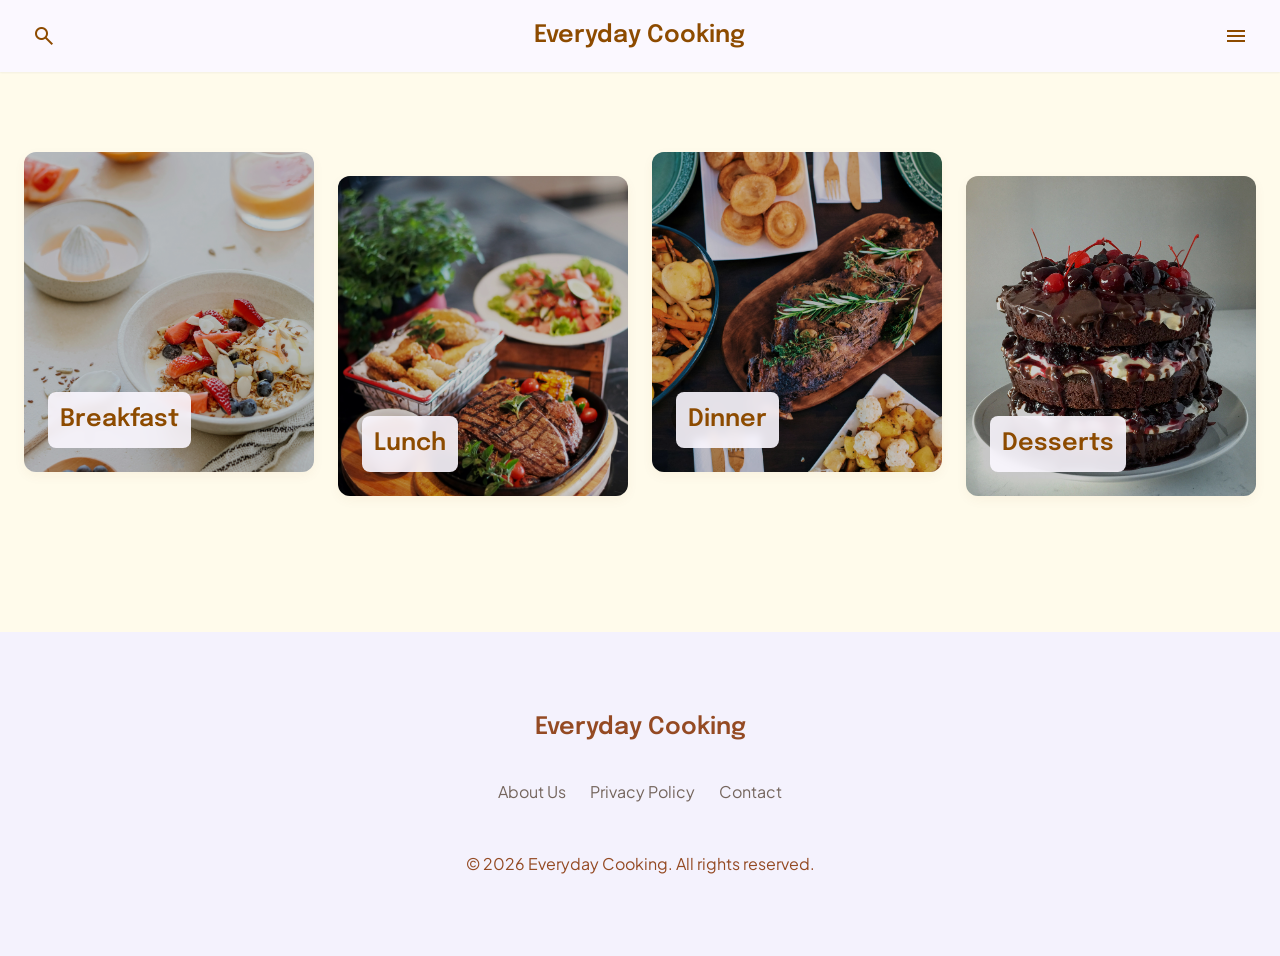
<file: index.html>
<!DOCTYPE html>
<html class="light" lang="en">
<head>
    <meta charset="utf-8">
    <meta content="width=device-width, initial-scale=1.0" name="viewport">
    <title>Everyday Cooking</title>
    <link href="https://fonts.googleapis.com" rel="preconnect">
    <link crossorigin href="https://fonts.gstatic.com" rel="preconnect">
    <link href="https://fonts.googleapis.com/css2?family=Material+Symbols+Outlined:wght,FILL@100..700,0..1&display=swap" rel="stylesheet">
    <link href="https://fonts.googleapis.com/css2?family=Epilogue:wght@600;700&family=Plus+Jakarta+Sans:wght@400;600&display=swap" rel="stylesheet">
    <link href="style.css" rel="stylesheet">
    <script defer src="script.js"></script>
</head>
<body>
    <!-- TopNavBar -->
    <header class="site-header">
    <div class="top-nav">
        <div class="nav-actions nav-actions-left">
            <div class="search-wrapper">
                <button 
                    class="icon-button"
                    id="search-button"
                    type="button" 
                    aria-label="Search"
                    aria-haspopup="true"
                    aria-expanded="false"
                    aria-controls="search-popup"
                >
                    <span class="material-symbols-outlined">search</span>
                </button>

                <div class="search-popup" id="search-popup" role="search" hidden>
                    <label class="sr-only" for="site-search">Search recipes</label>
                    <span class="material-symbols-outlined search-popup-icon">search</span>

                    <input
                        class="search-input"
                        id="site-search"
                        name="search"
                        type="search"
                        placeholder="Search recipes"
                    >
                    
                    <button class="search-close-button" id="search-close-button" type="button" aria-label="Close search">
                        <span class="material-symbols-outlined">close</span>
                    </button>
                </div>
            </div>
        </div>

        <div class="site-title">Everyday Cooking</div>

        <div class="nav-actions nav-actions-right">
            <div class="menu-wrapper">
                <button 
                    class="icon-button"
                    id="menu-button"
                    type="button" 
                    aria-label="Menu"
                    aria-haspopup="true"
                    aria-expanded="false"
                    aria-controls="main-submenu"
                >
                    <span class="material-symbols-outlined">menu</span>
                </button>

                <nav class="submenu" id="main-submenu" aria-label="Main menu" hidden>
                    <a href="#">Breakfast</a>
                    <a href="#">Lunch</a>
                    <a href="#">Dinner</a>
                    <!-- <a href="#">Desserts</a> -->

                    <details class="submenu-group">
                        <summary>Desserts</summary>

                        <div class="submenu-nested">
                            <a href="#">Cakes</a>
                            <a href="#">Muffins</a>
                            <a href="#">Cookies</a>
                        </div>
                    </details>
                    <!-- <a href="#">Newsletter</a> -->
                </nav>
                </div>
            </div>
        </div>
    </header>

    <!-- Main Content -->
    <main class="main-content">
    <!-- Category Bento Grid -->
    <section class="category-grid">
        <!-- Breakfast -->
        <a class="category-card" href="breakfast.html">
        <div class="category-overlay"></div>
        <img
            class="category-image"
            alt="Fruity breakfast"
            src="imgs/breakfast.jpg"
        >
        <div class="category-content">
            <div class="category-label">
            <h2>Breakfast</h2>
            </div>
        </div>
        </a>

        <!-- Lunch -->
        <a class="category-card category-card-offset" href="#">
        <div class="category-overlay"></div>
        <img
            class="category-image"
            alt="Refreshing lunch"
            src="imgs/lunch.jpg"
        >
        <div class="category-content">
            <div class="category-label">
            <h2>Lunch</h2>
            </div>
        </div>
        </a>

        <!-- Dinner -->
        <a class="category-card" href="#">
        <div class="category-overlay"></div>
        <img
            class="category-image"
            alt="Warm dinner"
            src="imgs/dinner.jpg"
        >
        <div class="category-content">
            <div class="category-label">
            <h2>Dinner</h2>
            </div>
        </div>
        </a>

        <!-- Desserts -->
        <a class="category-card category-card-offset" href="#">
        <div class="category-overlay"></div>
        <img
            class="category-image"
            alt="Luscious desserts"
            src="imgs/dessert.jpg"
        >
        <div class="category-content">
            <div class="category-label">
            <h2>Desserts</h2>
            </div>
        </div>
        </a>
    </section>
    </main>

    <!-- Footer -->
    <footer class="site-footer">
    <div class="footer-title">Everyday Cooking</div>
    <nav class="footer-nav">
        <a href="#">About Us</a>
        <a href="#">Privacy Policy</a>
        <a href="#">Contact</a>
        <!-- <a href="#">Newsletter</a> -->
    </nav>
    <div class="footer-copy">
        &copy; 2026 Everyday Cooking. All rights reserved.
    </div>
    </footer>
</body>
</html>
</file>
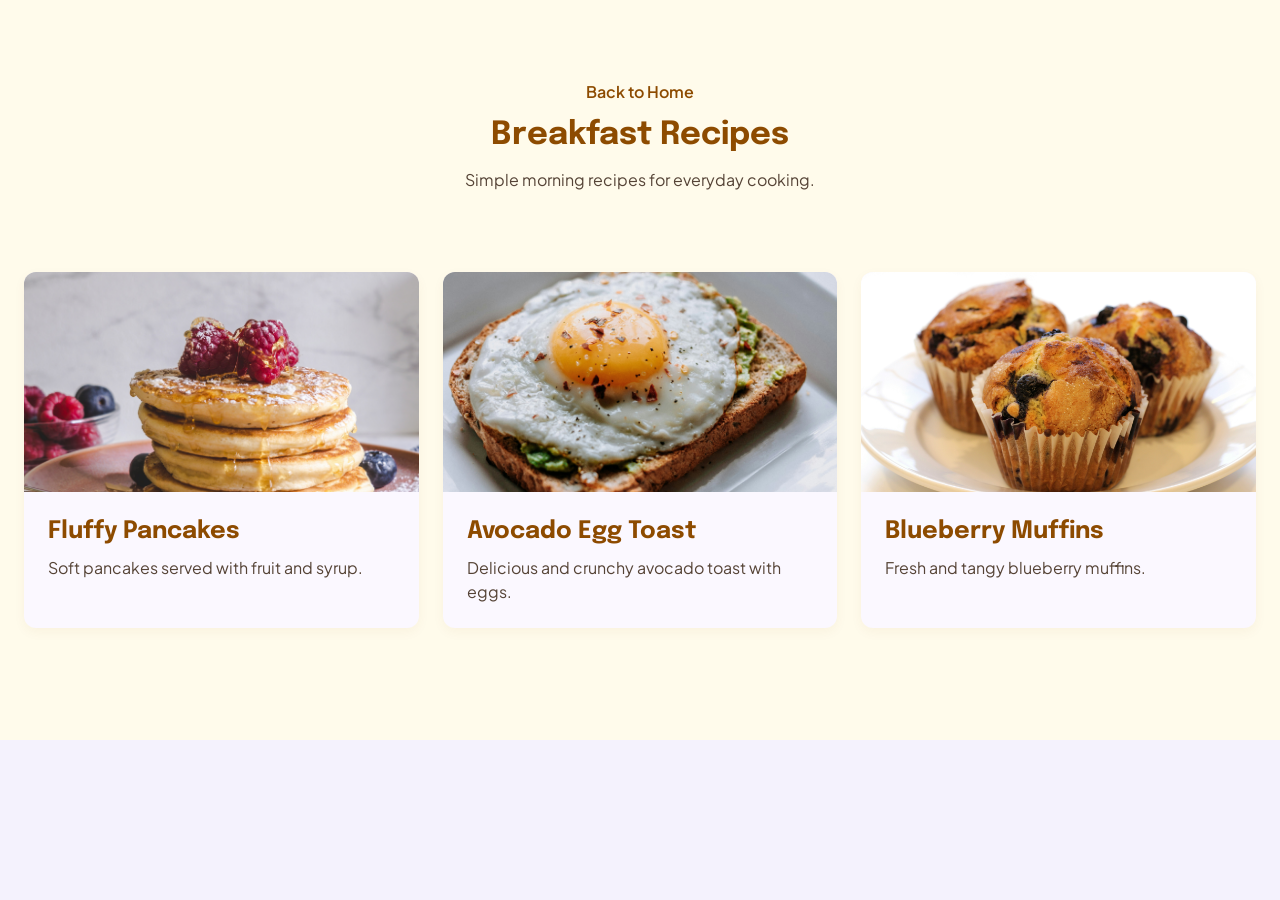
<file: breakfast.html>
<!DOCTYPE html>
<html class="light" lang="en">
<head>
    <meta charset="utf-8">
    <meta content="width=device-width, initial-scale=1.0" name="viewport">
    <title>Breakfast Recipes | Everyday Cooking</title>

    <link href="https://fonts.googleapis.com" rel="preconnect">
    <link crossorigin href="https://fonts.gstatic.com" rel="preconnect">
    <link href="https://fonts.googleapis.com/css2?family=Material+Symbols+Outlined:wght,FILL@100..700,0..1&display=swap" rel="stylesheet">
    <link href="https://fonts.googleapis.com/css2?family=Epilogue:wght@600;700&family=Plus+Jakarta+Sans:wght@400;600&display=swap" rel="stylesheet">

    <link href="style.css" rel="stylesheet">
    <script defer src="script.js"></script>
</head>
<body>
    <header class="site-header">
    <!-- Copy your same navbar here -->
    </header>

    <main class="main-content">
    <section class="page-heading">
        <a class="back-link" href="index.html">Back to Home</a>
        <h1>Breakfast Recipes</h1>
        <p>Simple morning recipes for everyday cooking.</p>
    </section>

    <section class="recipe-grid">
        <article class="recipe-card">
        <img src="imgs/Pancakes.jpg" alt="Pancakes with fruit">
            <div class="recipe-card-content">
                <h2>Fluffy Pancakes</h2>
                <p>Soft pancakes served with fruit and syrup.</p>
            </div>
        </article>

        <article class="recipe-card">
            <img src="imgs/avocado-toast-eggs.jpg" alt="Breakfast bowl">
            <div class="recipe-card-content">
                <h2>Avocado Egg Toast</h2>
                <p>Delicious and crunchy avocado toast with eggs.</p>
            </div>
        </article>

        <article class="recipe-card">
        <img src="imgs/blueberry-muffin.jpg" alt="Muffins">
        <div class="recipe-card-content">
            <h2>Blueberry Muffins</h2>
            <p>Fresh and tangy blueberry muffins.</p>
        </div>
        </article>
        </section>
    </main>

    <footer class="site-footer">
    <!-- Copy your same footer here -->
    </footer>
</body>
</html>
</file>
<file: style.css>
:root {
    --color-surface: #fbf8ff;
    --color-surface-container: #eeedf7;
    --color-surface-container-low: #f4f2fd;
    --color-on-background: #1a1b22;
    --color-on-surface-variant: #554336;
    --color-primary: #8d4b00;
    --color-secondary: #944a23;
    --page-background: #fffbeb;
    --font-body: "Plus Jakarta Sans", Arial, sans-serif;
    --font-heading: "Epilogue", Georgia, serif;
    --radius-lg: 0.5rem;
    --radius-xl: 0.75rem;
    --radius-full: 9999px;
    --spacing-xs: 4px;
    --spacing-sm: 12px;
    --spacing-md: 24px;
    --spacing-xl: 80px;
    --container-max: 1280px;
}

* {
    box-sizing: border-box;
}

html {
    min-height: 100%;
}

body {
    min-height: 100vh;
    margin: 0;
    display: flex;
    flex-direction: column;
    background: var(--page-background);
    color: var(--color-on-background);
    font-family: var(--font-body);
    font-size: 16px;
    font-weight: 400;
    line-height: 24px;
    -webkit-font-smoothing: antialiased;
    -moz-osx-font-smoothing: grayscale;
}

button,
a {
    font: inherit;
}

.sr-only {
    width: 1px;
    height: 1px;
    padding: 0;
    margin: -1px;
    border: 0;
    position: absolute;
    overflow: hidden;
    white-space: nowrap;
    clip: rect(0, 0, 0, 0);
}

.site-header {
    width: 100%;
    background: var(--color-surface);
    box-shadow: 0 1px 2px rgba(0, 0, 0, 0.05);
    position: relative;
    z-index: 50;
}

.top-nav {
    width: 100%;
    max-width: var(--container-max);
    margin: 0 auto;
    padding: 16px var(--spacing-md);
    display: grid;
    grid-template-columns: repeat(3, minmax(0, 1fr));
    align-items: center;
}

.nav-actions {
    display: flex;
    align-items: center;
    gap: var(--spacing-sm);
}

.nav-actions-left {
    justify-content: flex-start;
}

.nav-actions-right {
    justify-content: flex-end;
}

.icon-button {
    width: 40px;
    height: 40px;
    padding: 8px;
    border: 0;
    border-radius: var(--radius-full);
    display: inline-flex;
    align-items: center;
    justify-content: center;
    background: transparent;
    color: var(--color-primary);
    cursor: pointer;
    transition: background-color 150ms ease;
}

.icon-button:hover {
    background: var(--color-surface-container);
}

.search-popup {
    width: min(360px, calc(100vw - 48px));
    padding: 8px 8px 8px 12px;
    border: 1px solid rgba(136, 115, 100, 0.24);
    border-radius: var(--radius-full);
    display: flex;
    align-items: center;
    gap: 8px;
    position: absolute;
    top: calc(100% + 8px);
    left: 0;
    z-index: 100;
    background: var(--color-surface);
    box-shadow: 0 12px 24px rgba(141, 75, 0, 0.12);
}

.search-popup[hidden] {
    display: none;
}

.search-popup-icon {
    color: var(--color-primary);
}

.search-wrapper {
    position: relative;
}

.search-input {
    min-width: 0;
    width: 100%;
    border: 0;
    outline: 0;
    background: transparent;
    color: var(--color-on-background);
    font-size: 16px;
    line-height: 24px;
}

.search-input::placeholder {
    color: var(--color-on-surface-variant);
    opacity: 0.75;
}

.search-close-button {
    width: 32px;
    height: 32px;
    padding: 4px;
    border: 0;
    border-radius: var(--radius-full);
    display: inline-flex;
    align-items: center;
    justify-content: center;
    flex: 0 0 auto;
    background: transparent;
    color: var(--color-primary);
    cursor: pointer;
    transition: background-color 150ms ease;
}

.search-close-button:hover,
.search-close-button:focus-visible {
    background: var(--color-surface-container);
    outline: none;
}

.menu-wrapper {
    position: relative;
}

.submenu {
    min-width: 180px;
    padding: 8px;
    border: 1px solid rgba(136, 115, 100, 0.24);
    border-radius: var(--radius-lg);
    display: flex;
    flex-direction: column;
    position: absolute;
    top: calc(100% + 8px);
    right: 0;
    z-index: 100;
    background: var(--color-surface);
    box-shadow: 0 12px 24px rgba(141, 75, 0, 0.12);
}

.submenu[hidden] {
    display: none;
}

.submenu a {
    padding: 10px 12px;
    border-radius: var(--radius-lg);
    color: var(--color-on-surface-variant);
    font-size: 16px;
    line-height: 24px;
    text-decoration: none;
    transition: background-color 150ms ease, color 150ms ease;
}

.submenu a:hover,
.submenu a:focus-visible {
    background: var(--color-surface-container);
    color: var(--color-primary);
    outline: none;
}

.submenu-group {
    border-radius: 0.5rem;
}

.submenu-group summary {
    padding: 10px 12px;
    border-radius: 0.5rem;
    color: var(--color-on-surface-variant);
    cursor: pointer;
    list-style: none;
    transition: background-color 150ms ease, color 150ms ease;
}

.submenu-group summary::-webkit-details-marker {
    display: none;
}

.submenu-group summary::after {
    content: "keyboard_arrow_down";
    float: right;
    font-family: "Material Symbols Outlined";
}

.submenu-group[open] summary::after {
    content: "keyboard_arrow_up";
}

.submenu-group summary:hover {
    background: #eeedf7;
    color: #8d4b00;
}

.submenu-nested {
    display: flex;
    flex-direction: column;
    padding-left: 12px;
}

.material-symbols-outlined {
    font-size: 24px;
    line-height: 1;
}

.site-title,
.footer-title,
.category-label h2 {
    margin: 0;
    font-family: var(--font-heading);
    font-size: 24px;
    font-weight: 600;
    line-height: 32px;
}

.site-title {
    color: var(--color-primary);
    text-align: center;
    white-space: nowrap;
}

.main-content {
    width: 100%;
    max-width: var(--container-max);
    margin: 0 auto;
    padding: var(--spacing-xl) var(--spacing-md);
    flex-grow: 1;
}

.category-grid {
    margin: 0 0 var(--spacing-xl);
    display: grid;
    grid-template-columns: 1fr;
    gap: var(--spacing-md);
}

.category-card {
    height: 20rem;
    border-radius: var(--radius-xl);
    display: block;
    position: relative;
    overflow: hidden;
    color: inherit;
    text-decoration: none;
    box-shadow: 0 4px 12px rgba(141, 75, 0, 0.05);
    transition: box-shadow 300ms ease, transform 300ms ease;
}

.category-card:hover {
    box-shadow: 0 12px 24px rgba(141, 75, 0, 0.08);
    transform: translateY(-2px);
}

.category-overlay {
    position: absolute;
    inset: 0;
    z-index: 10;
    background: rgba(0, 0, 0, 0.2);
    transition: background-color 150ms ease;
    /*👉box-shadow: 300ms ease, transform 300ms ease;👈*/
}

.category-card:hover .category-overlay {
    background: rgba(0, 0, 0, 0.1);
}

.category-image {
    width: 100%;
    height: 100%;
    position: absolute;
    inset: 0;
    object-fit: cover;
    object-position: center;
    transition: transform 700ms ease;
}

.category-card:hover .category-image {
    transform: scale(1.05);
}

.category-content {
    position: absolute;
    inset: 0;
    z-index: 20;
    padding: var(--spacing-md);
    display: flex;
    flex-direction: column;
    justify-content: flex-end;
}

.category-label {
    padding: var(--spacing-sm);
    border-radius: var(--radius-lg);
    display: inline-block;
    align-self: flex-start;
    background: rgba(251, 248, 255, 0.9);
    -webkit-backdrop-filter: blur(4px);
    backdrop-filter: blur(4px);
}

.category-label h2 {
    color: var(--color-primary);
}

.site-footer {
    width: 100%;
    margin-top: auto;
    padding: var(--spacing-xl) var(--spacing-md);
    display: flex;
    flex-direction: column;
    align-items: center;
    gap: var(--spacing-md);
    background: var(--color-surface-container-low);
}

.footer-title {
    margin-bottom: var(--spacing-sm);
    color: var(--color-secondary);
}

.footer-nav {
    margin-bottom: var(--spacing-md);
    display: flex;
    flex-wrap: wrap;
    justify-content: center;
    gap: var(--spacing-md);
}

.footer-nav a {
    color: var(--color-on-surface-variant);
    font-size: 16px;
    font-weight: 400;
    line-height: 24px;
    text-decoration: none;
    opacity: 0.8;
    transition:
    color 150ms ease,
    opacity 150ms ease;
}

.footer-nav a:hover {
    color: var(--color-primary);
    opacity: 1;
}

.footer-copy {
    color: var(--color-secondary);
    text-align: center;
}

@media (min-width: 768px) {
    .category-grid {
        grid-template-columns: repeat(2, minmax(0, 1fr));
    }
}

@media (min-width: 1024px) {
    .category-grid {
        grid-template-columns: repeat(4, minmax(0, 1fr));
    }

    .category-card-offset {
        transform: translateY(var(--spacing-md));
    }

    .category-card-offset:hover {
        transform: translateY(calc(var(--spacing-md) - 2px));
    }
}

@media (max-width: 480px) {
    .top-nav {
        padding-inline: 16px;
    }

    .site-title {
        font-size: 21px;
        line-height: 28px;
    }

    .main-content,
    .site-footer {
        padding-inline: 16px;
    }

    .search-popup {
        width: auto;
        position: fixed;
        top: 72px;
        right: 16px;
        left: 16px;
    }
}

/* Breakfast code */
.page-heading {
    margin-bottom: var(--spacing-xl);
    text-align: center;
}

.page-heading h1 {
    margin: 12px 0;
    color: var(--color-primary);
    font-family: var(--font-heading);
    font-size: 32px;
    line-height: 40px;
}

.page-heading p {
    margin: 0;
    color: var(--color-on-surface-variant);
}

.back-link {
    color: var(--color-primary);
    text-decoration: none;
    font-weight: 600;
}

.back-link:hover {
    color: var(--color-primary);
}

.recipe-grid {
    display: grid;
    grid-template-columns: 1fr;
    gap: var(--spacing-md);
}

.recipe-card {
    overflow: hidden;
    border-radius: var(--radius-xl);
    background: var(--color-surface);
    box-shadow: 0 4px 12px rgba(141, 75, 0, 0.05);
    transition: box-shadow 300ms ease, transform 300ms ease;
}

.recipe-card:hover {
    box-shadow: 0 12px 24px rgba(141, 75, 0, 0.08);
    transform: translateY(-2px);
}

.recipe-card img {
    width: 100%;
    height: 220px;
    display: block;
    object-fit: cover;
    object-position: center;
}

.recipe-card-content {
    padding: var(--spacing-md);
}

.recipe-card-content h2 {
    margin: 0 0 8px;
    color: var(--color-primary);
    font-family: var(--font-heading);
    font-size: 24px;
    line-height: 32px;
}

.recipe-card-content p {
    margin: 0;
    color: var(--color-on-surface-variant);
}

@media (min-width: 768px) {
    .recipe-grid {
        grid-template-columns: repeat(3, minmax(0, 1fr));
    }
}
</file>
